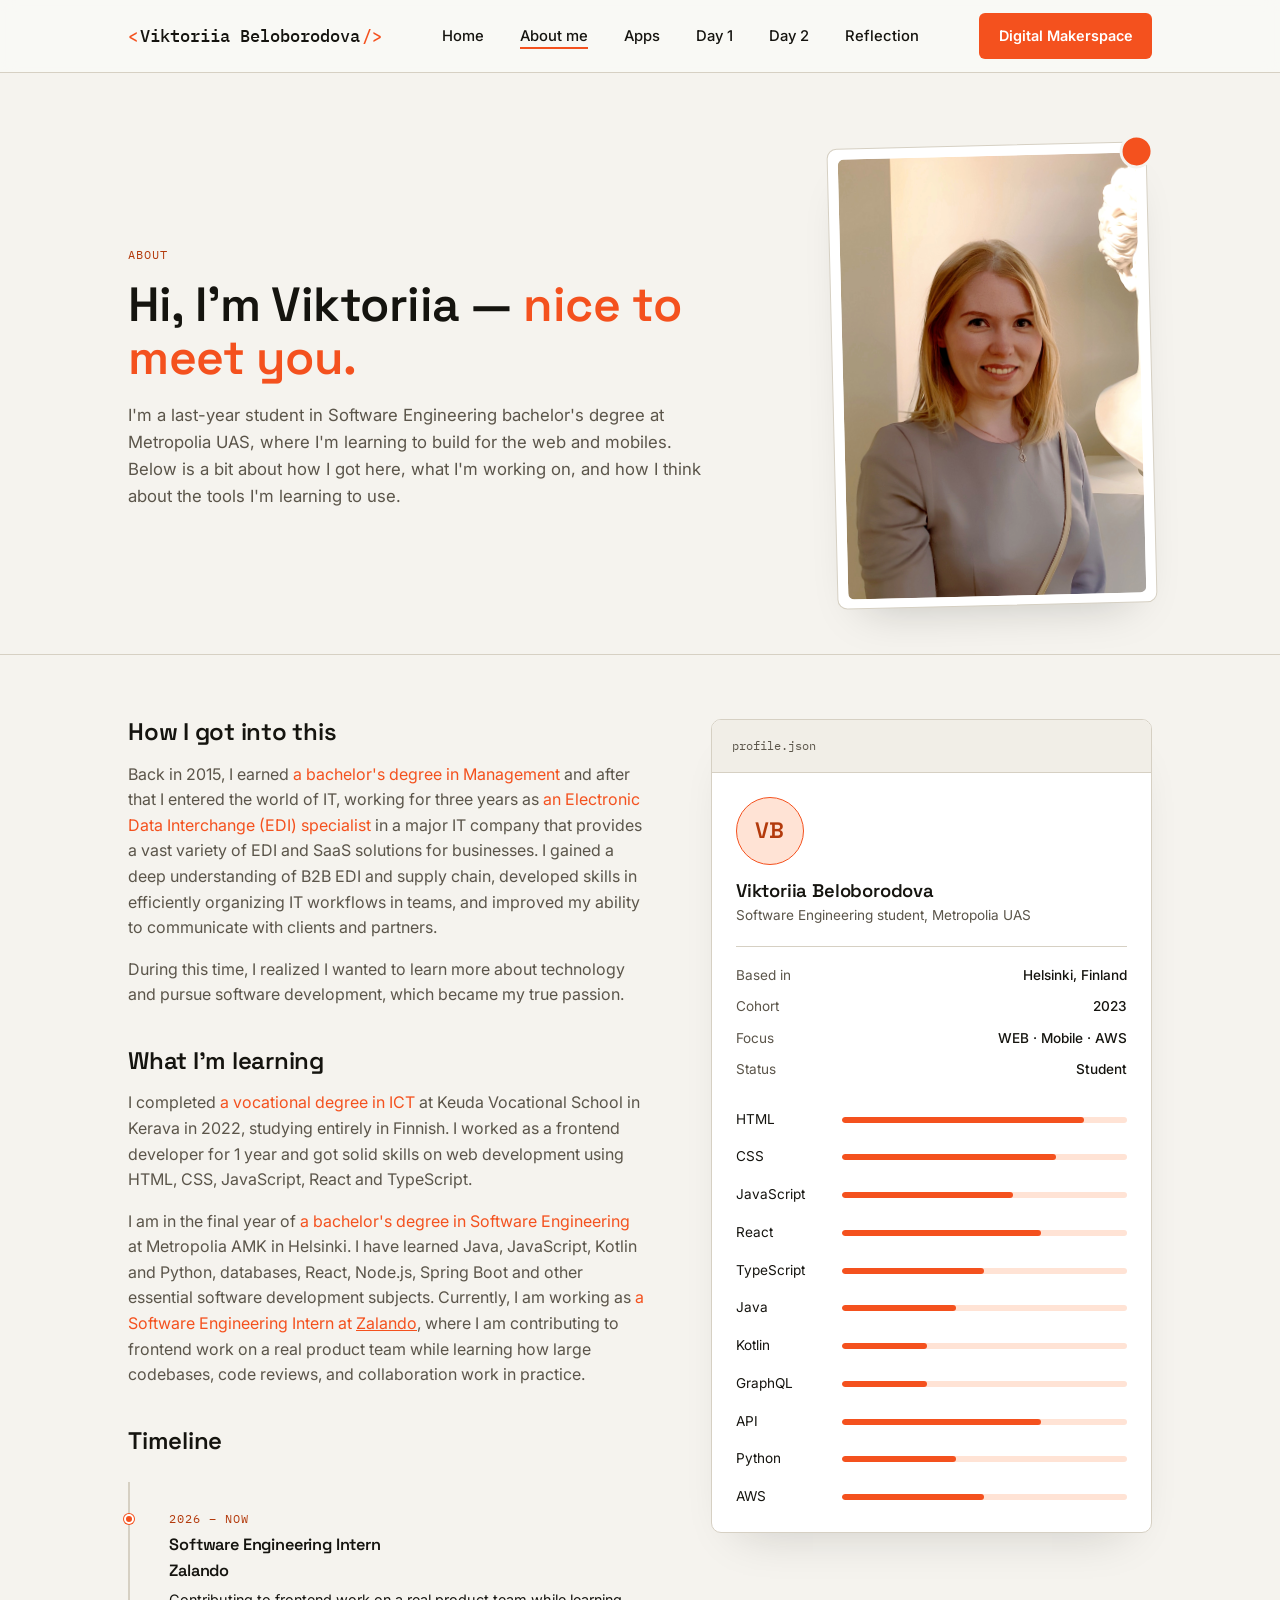
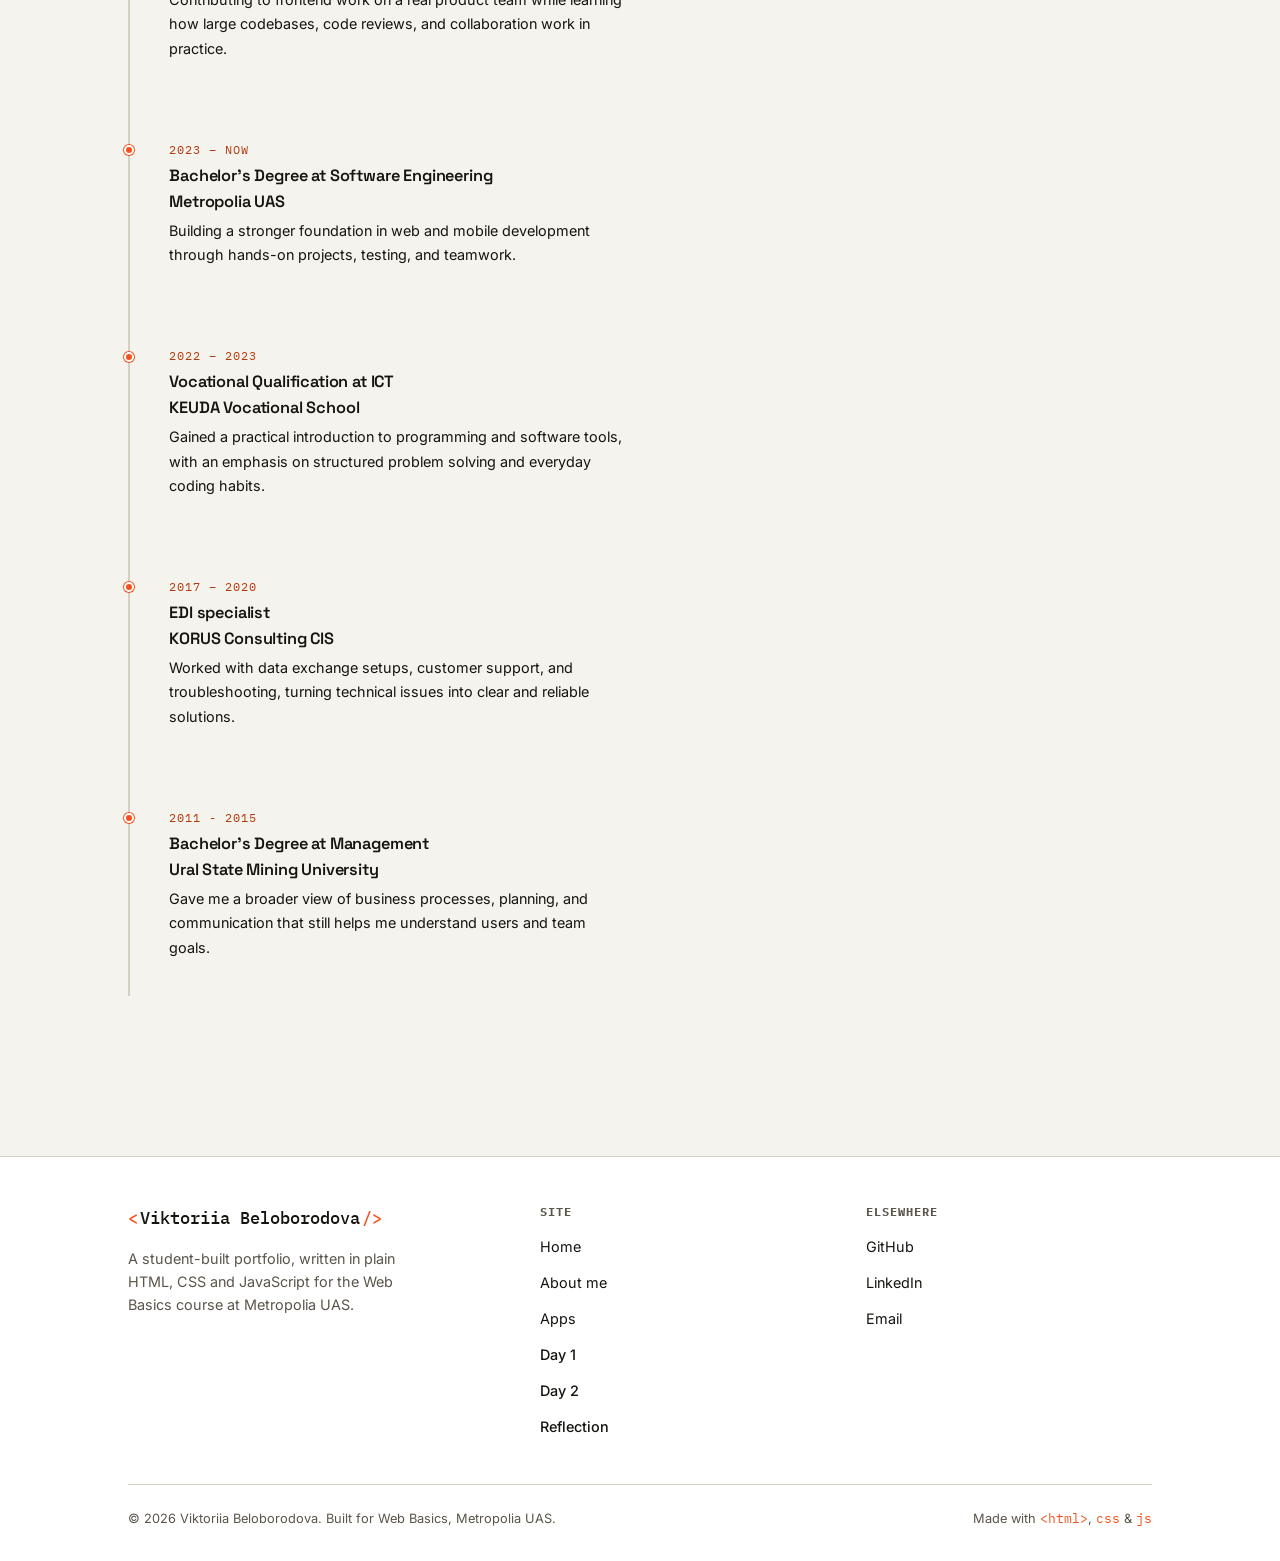
<file: about.html>
<!DOCTYPE html>
<html lang="en">
<head>
  <meta charset="UTF-8" />
  <meta name="viewport" content="width=device-width, initial-scale=1.0" />
  <title>About — Viktoriia Beloborodova</title>
  <meta name="description" content="About Viktoriia Beloborodova, a Web Basics student at Metropolia UAS, plus a reflection on digital makerspaces and data sovereignty." />

   <link rel="preconnect" href="https://fonts.googleapis.com">
  <link rel="preconnect" href="https://fonts.gstatic.com" crossorigin>
  <link href="https://fonts.googleapis.com/css2?family=Space+Grotesk:wght@300..700&family=Inter:wght@400;500;600&family=IBM+Plex+Mono:wght@400;500&display=swap" rel="stylesheet">
  <link rel="icon" href="assets/favicon.svg" type="image/svg+xml">
  
  <link rel="stylesheet" href="css/reset.css" />
  <link rel="stylesheet" href="css/styles.css" />
  <link rel="stylesheet" href="css/header.css" />
  <link rel="stylesheet" href="css/footer.css" />
  <link rel="stylesheet" href="css/about.css" />
</head>
<body>
  <!-- === HEADER === -->
  <header class="site-header">
    <div class="wrap">
      <a href="index.html" class="logo" aria-label="Viktoriia Beloborodova, home">
        <span class="tag">&lt;</span>Viktoriia Beloborodova<span class="tag">/&gt;</span>
      </a>

      <nav class="main-nav" id="main-nav">
        <ul>
          <li><a href="index.html" class="main-nav-link">Home</a></li>
          <li><a href="about.html" class="main-nav-link" aria-current="page">About me</a></li>
          <li><a href="apps.html" class="main-nav-link">Apps</a></li>
          <li><a href="day_1.html" class="main-nav-link">Day 1</a></li>
          <li><a href="day_2.html" class="main-nav-link">Day 2</a></li>
          <li><a href="reflection.html" class="main-nav-link">Reflection</a></li>
        </ul>
        <div class="header-actions">
          <a href="https://ccmjs.github.io/digital-makerspace/?view=home&lang=en" class="btn btn-primary" target="_blank" rel="noopener noreferrer">Digital Makerspace</a>
        </div>
      </nav>
      
      <button class="nav-toggle" id="nav-toggle" aria-expanded="false" aria-controls="main-nav" aria-label="Toggle navigation menu">
        <span></span>
      </button>
    </div>
  </header>
  
  <main>
    <!-- === PAGE HERO === -->
    <section class="page-hero">
      <div class="wrap page-hero-grid">
        <div class="page-hero-copy">
          <span class="eyebrow">About</span>
          <h1>Hi, I'm Viktoriia — <span class="accent">nice to meet you.</span></h1>
          <p>
            I'm a last-year student in Software Engineering bachelor's degree at Metropolia UAS,
            where I'm learning to build for the web and mobiles. Below is a bit about how I got here, 
            what I'm working on, and how I think about the tools I'm learning to use.
          </p>
        </div>

        <div class="hero-photo-frame">
          <img src="assets/profile.jpg" alt="Portrait of Viktoriia Beloborodova" width="360" height="440" />
        </div>
      </div>
    </section>

    <!-- === BIO + PROFILE CARD === -->
    <section class="about-grid">
      <div class="wrap">
        <div class="about-copy">
          <h2>How I got into this</h2>
          <p>
            Back in 2015, I earned <span class="accent">a bachelor's degree in Management</span> and after that I entered the world of IT, working for three years as <span class="accent">an Electronic Data Interchange (EDI) specialist</span> in a major IT company that provides a vast variety of EDI and SaaS solutions for businesses. I gained a deep understanding of B2B EDI and supply chain, developed skills in efficiently organizing IT workflows in teams, and improved my ability to communicate with clients and partners.
          </p>
          <p>
            During this time, I realized I wanted to learn more about technology and pursue software development, which became my true passion.
          </p>

          <h2>What I'm learning</h2>
          <p>I completed <span class="accent">a vocational degree in ICT</span> at Keuda Vocational School in Kerava in 2022, studying entirely in Finnish. I worked as a frontend developer for 1 year and got solid skills on web development using HTML, CSS, JavaScript, React and TypeScript.</p>
          <p>
            I am in the final year of <span class="accent">a bachelor's degree in Software Engineering</span> at Metropolia AMK in Helsinki. I have learned Java, JavaScript, Kotlin and Python, databases, React, Node.js, Spring Boot and other essential software development subjects.
            Currently, I am working as <span class="accent">a Software Engineering Intern at <a href="https://www.zalando.fi/" target="_blank" rel="noopener noreferrer">Zalando</a></span>, where I am contributing to frontend work on a real product team while learning how large codebases, code reviews, and collaboration work in practice.
          </p>

          <h2>Timeline</h2>
          <div class="timeline">
            <div class="timeline-item">
              <span class="eyebrow">2026 – Now</span>
              <h4>Software Engineering Intern</h4>
              <h4>Zalando</h4>
              <p>Contributing to frontend work on a real product team while learning how large codebases, code reviews, and collaboration work in practice.</p>
            </div>
            <div class="timeline-item">
              <span class="eyebrow">2023 – Now</span>
              <h4>Bachelor's Degree at Software Engineering</h4>
              <h4>Metropolia UAS</h4>
              <p>Building a stronger foundation in web and mobile development through hands-on projects, testing, and teamwork.</p>
            </div>
            <div class="timeline-item">
              <span class="eyebrow">2022 – 2023</span>
              <h4>Vocational Qualification at ICT</h4>
              <h4>KEUDA Vocational School</h4>
              <p>Gained a practical introduction to programming and software tools, with an emphasis on structured problem solving and everyday coding habits.</p>
            </div>
            <div class="timeline-item">
              <span class="eyebrow">2017 – 2020</span>
              <h4>EDI specialist</h4>
              <h4>KORUS Consulting CIS</h4>
              <p>Worked with data exchange setups, customer support, and troubleshooting, turning technical issues into clear and reliable solutions.</p>
            </div>
            <div class="timeline-item">
              <span class="eyebrow">2011 - 2015</span>
              <h4>Bachelor's Degree at Management</h4>
              <h4>Ural State Mining University</h4>
              <p>Gave me a broader view of business processes, planning, and communication that still helps me understand users and team goals.</p>
            </div>
          </div>
        </div>

        <aside class="profile-card">
          <div class="profile-card-head">profile.json</div>
          <div class="profile-card-body">
            <div class="profile-avatar">VB</div>
            <h3>Viktoriia Beloborodova</h3>
            <p class="profile-role">Software Engineering student, Metropolia UAS</p>

            <ul class="profile-facts">
              <li><span>Based in</span><span>Helsinki, Finland</span></li>
              <li><span>Cohort</span><span>2023</span></li>
              <li><span>Focus</span><span>WEB · Mobile · AWS</span></li>
              <li><span>Status</span><span>Student</span></li>
            </ul>

            <div class="skills">
              <div class="skill-row">
                <span>HTML</span>
                <div class="skill-track"><div class="skill-fill" style="width: 85%;"></div></div>
              </div>
              <div class="skill-row">
                <span>CSS</span>
                <div class="skill-track"><div class="skill-fill" style="width: 75%;"></div></div>
              </div>
              <div class="skill-row">
                <span>JavaScript</span>
                <div class="skill-track"><div class="skill-fill" style="width: 60%;"></div></div>
              </div>
              <div class="skill-row">
                <span>React</span>
                <div class="skill-track"><div class="skill-fill" style="width: 70%;"></div></div>
              </div>
              <div class="skill-row">
                <span>TypeScript</span>
                <div class="skill-track"><div class="skill-fill" style="width: 50%;"></div></div>
              </div>
              <div class="skill-row">
                <span>Java</span>
                <div class="skill-track"><div class="skill-fill" style="width: 40%;"></div></div>
              </div>
              <div class="skill-row">
                <span>Kotlin</span>
                <div class="skill-track"><div class="skill-fill" style="width: 30%;"></div></div>
              </div>
              <div class="skill-row">
                <span>GraphQL</span>
                <div class="skill-track"><div class="skill-fill" style="width: 30%;"></div></div>
              </div>
              <div class="skill-row">
                <span>API</span>
                <div class="skill-track"><div class="skill-fill" style="width: 70%;"></div></div>
              </div>
              <div class="skill-row">
                <span>Python</span>
                <div class="skill-track"><div class="skill-fill" style="width: 40%;"></div></div>
              </div>
              <div class="skill-row">
                <span>AWS</span>
                <div class="skill-track"><div class="skill-fill" style="width: 50%;"></div></div>
              </div>
            </div>
          </div>
        </aside>
      </div>
    </section>
  </main>

  <!-- === FOOTER === -->
  <footer class="site-footer">
    <div class="wrap">
      <div class="footer-grid">
        <div class="footer-brand">
          <a href="../home/index.html" class="logo">
            <span class="tag">&lt;</span>Viktoriia Beloborodova<span class="tag">/&gt;</span>
          </a>
          <p>A student-built portfolio, written in plain HTML, CSS and JavaScript for the Web Basics course at Metropolia UAS.</p>
        </div>

        <div class="footer-col">
          <h4>Site</h4>
          <ul>
            <li><a href="index.html">Home</a></li>
            <li><a href="about.html">About me</a></li>
            <li><a href="apps.html">Apps</a></li>
            <li><a href="day_1.html" class="main-nav-link">Day 1</a></li>
            <li><a href="day_2.html" class="main-nav-link">Day 2</a></li>
            <li><a href="reflection.html" class="main-nav-link">Reflection</a></li>
          </ul>
        </div>

        <div class="footer-col">
          <h4>Elsewhere</h4>
          <ul>
            <li><a href="https://github.com/" target="_blank" rel="noopener">GitHub</a></li>
            <li><a href="https://linkedin.com/" target="_blank" rel="noopener">LinkedIn</a></li>
            <li><a href="mailto:viktoriia.beloborodova@example.com">Email</a></li>
          </ul>
        </div>
      </div>

      <div class="footer-bottom">
        <span>© <span id="year"></span> Viktoriia Beloborodova. Built for Web Basics, Metropolia UAS.</span>
        <span class="made-with">Made with <span class="tag">&lt;html&gt;</span>, <span class="tag">css</span> &amp; <span class="tag">js</span></span>
      </div>
    </div>
  </footer>

  <script src="js/script.js"></script>
</body>
</html>
</file>
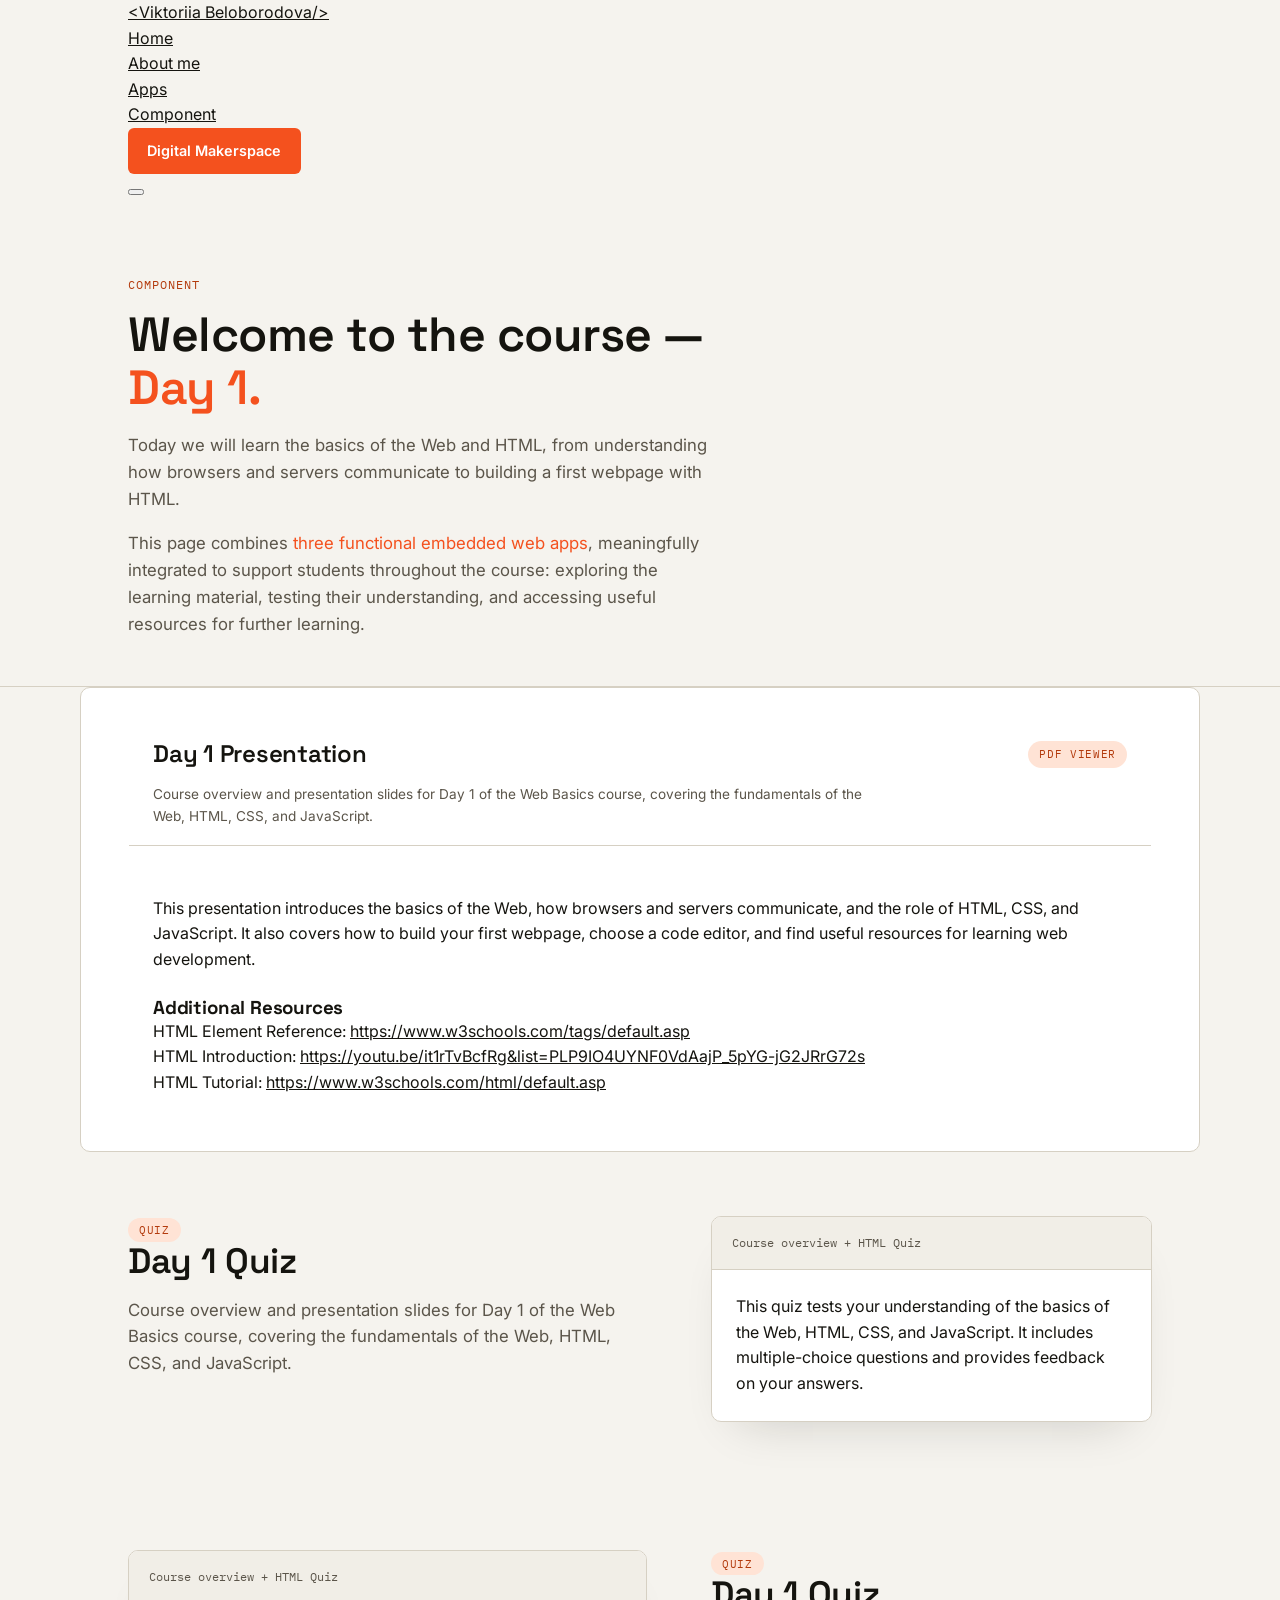
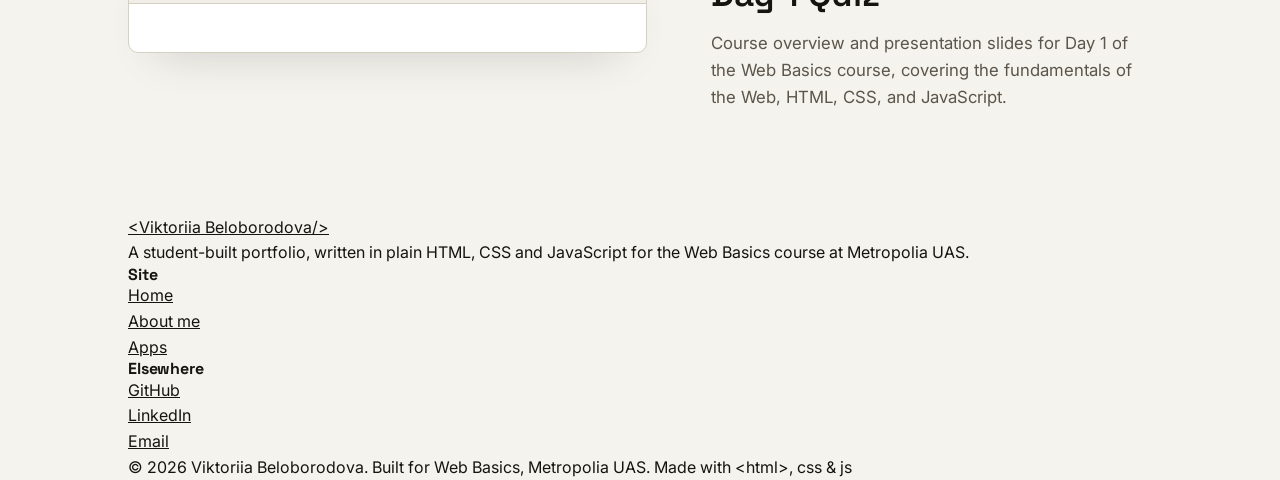
<file: component.html>
<!DOCTYPE html>
<html lang="en">
<head>
  <meta charset="UTF-8" />
  <meta name="viewport" content="width=device-width, initial-scale=1.0" />
  <title>Component — Viktoriia Beloborodova</title>
  <meta name="description"
    content="About Viktoriia Beloborodova, a Web Basics student at Metropolia UAS, plus a reflection on digital makerspaces and data sovereignty." />

  <link rel="preconnect" href="https://fonts.googleapis.com">
  <link rel="preconnect" href="https://fonts.gstatic.com" crossorigin>
  <link
    href="https://fonts.googleapis.com/css2?family=Space+Grotesk:wght@300..700&family=Inter:wght@400;500;600&family=IBM+Plex+Mono:wght@400;500&display=swap"
    rel="stylesheet">
  <link rel="icon" href="assets/favicon.svg" type="image/svg+xml">

  <link rel="stylesheet" href="css/reset.css" />
  <link rel="stylesheet" href="css/styles.css" />
  <link rel="stylesheet" href="css/apps.css" />
</head>

<body>
  <!-- === HEADER === -->
  <header class="site-header">
    <div class="wrap">
      <a href="index.html" class="logo" aria-label="Viktoriia Beloborodova, home">
        <span class="tag">&lt;</span>Viktoriia Beloborodova<span class="tag">/&gt;</span>
      </a>

      <nav class="main-nav" id="main-nav">
        <ul>
          <li><a href="index.html" class="main-nav-link">Home</a></li>
          <li><a href="about.html" class="main-nav-link">About me</a></li>
          <li><a href="apps.html" class="main-nav-link">Apps</a></li>
          <li><a href="component.html" class="main-nav-link" aria-current="page">Component</a></li>
        </ul>
        <div class="header-actions">
          <a href="https://ccmjs.github.io/digital-makerspace/?view=home&lang=en" class="btn btn-primary"
            target="_blank" rel="noopener noreferrer">Digital Makerspace</a>
        </div>
      </nav>

      <button class="nav-toggle" id="nav-toggle" aria-expanded="false" aria-controls="main-nav"
        aria-label="Toggle navigation menu">
        <span></span>
      </button>
    </div>
  </header>

  <main>
    <!-- === PAGE HERO === -->
    <section class="page-hero">
      <div class="wrap page-hero-grid">
        <div class="page-hero-copy">
          <span class="eyebrow">Component</span>
          <h1>Welcome to the course — <span class="accent">Day 1.</span></h1>
          <p>
            Today we will learn the basics of the Web and HTML, from understanding how browsers and servers communicate
            to building a first webpage with HTML.
          </p>
          <p>
            This page combines <span class="accent">three functional embedded web apps</span>, meaningfully integrated
            to support students throughout the course: exploring the learning material, testing their understanding, and
            accessing useful resources for further learning.
          </p>
        </div>
      </div>
    </section>

    <!-- Presentation -->
    <section class="wrap app-card">
      <div class="app-card-head">
        <div>
          <h2>Day 1 Presentation</h2>
          <p>Course overview and presentation slides for Day 1 of the Web Basics course, covering the fundamentals
            of the Web, HTML, CSS, and JavaScript.</p>
        </div>
        <span class="app-tag">PDF Viewer</span>
      </div>
      <div class="app-body">
        <script src='https://ccmjs.github.io/tkless-components/pdf_viewer/ccm.pdf_viewer.min.js'></script>
        <ccm-pdf_viewer
          src='["ccm.get",{"name":"dms2-configs","url":"https://ccm2.inf.h-brs.de"},["pdf_viewer","1786880100046X01320528701472734"]]'></ccm-pdf_viewer>
        <br>
        <p>
          This presentation introduces the basics of the Web, how browsers and servers communicate, and the role of
          HTML, CSS, and JavaScript. It also covers how to build your first webpage, choose a code editor, and find
          useful resources for learning web development.
        </p>

        <br>
        <h3>Additional Resources</h3>
        <p>HTML Element Reference: <a
            href="https://www.w3schools.com/tags/default.asp">https://www.w3schools.com/tags/default.asp</a></p>
        <p>HTML Introduction: <a
            href="https://youtu.be/it1rTvBcfRg&list=PLP9IO4UYNF0VdAajP_5pYG-jG2JRrG72s">https://youtu.be/it1rTvBcfRg&list=PLP9IO4UYNF0VdAajP_5pYG-jG2JRrG72s</a>
        </p>
        <p>HTML Tutorial: <a
            href="https://www.w3schools.com/html/default.asp">https://www.w3schools.com/html/default.asp</a></p>
      </div>
    </section>

    <!-- Quiz  -->
    <section class="about-grid">
      <div class="wrap">
        <div class="section-heading">
          <span class="app-tag">Quiz</span>
          <br>
          <h2>Day 1 Quiz</h2>
          <p>
          Course overview and presentation slides for Day 1 of the Web Basics course, covering the fundamentals of the
          Web, HTML, CSS, and JavaScript.
          </p>
        </div>
        <div class="profile-card">
          <div class="profile-card-head">Course overview + HTML Quiz</div>
          <div class="profile-card-body">
          <script src='https://ccmjs.github.io/akless-components/quiz/ccm.quiz.min.js'></script><ccm-quiz
          src='["ccm.get",{"name":"dms2-configs","url":"https://ccm2.inf.h-brs.de"},["quiz","1786877093743X9529275996803878"]]'></ccm-quiz>
          <p>
          This quiz tests your understanding of the basics of the Web, HTML, CSS, and JavaScript. It includes
          multiple-choice questions and provides feedback on your answers.
          </p>
          </div>
        </div>
      </div>
    </section>

    <!-- Quiz  -->
    <section class="about-grid">
      <div class="wrap">
        <div class="profile-card">
          <div class="profile-card-head">Course overview + HTML Quiz</div>
          <div class="profile-card-body">
          </div>
        </div>
        <div class="section-heading">
          <span class="app-tag">Quiz</span>
          <br>
          <h2>Day 1 Quiz</h2>
          <p>
          Course overview and presentation slides for Day 1 of the Web Basics course, covering the fundamentals of the
          Web, HTML, CSS, and JavaScript.
          </p>
        </div>
      </div>
      <script src='https://ccmjs.github.io/tkless-components/comment/ccm.comment.min.js'></script><ccm-comment src='["ccm.get",{"name":"dms2-configs","url":"https://ccm2.inf.h-brs.de"},["comment","1786890464122X8395945701170214"]]'></ccm-comment>
    </section>
  </main>

  <!-- === FOOTER === -->
  <footer class="site-footer">
    <div class="wrap">
      <div class="footer-grid">
        <div class="footer-brand">
          <a href="../home/index.html" class="logo">
            <span class="tag">&lt;</span>Viktoriia Beloborodova<span class="tag">/&gt;</span>
          </a>
          <p>A student-built portfolio, written in plain HTML, CSS and JavaScript for the Web Basics course at
            Metropolia UAS.</p>
        </div>

        <div class="footer-col">
          <h4>Site</h4>
          <ul>
            <li><a href="index.html">Home</a></li>
            <li><a href="about.html">About me</a></li>
            <li><a href="apps.html">Apps</a></li>
          </ul>
        </div>

        <div class="footer-col">
          <h4>Elsewhere</h4>
          <ul>
            <li><a href="https://github.com/" target="_blank" rel="noopener">GitHub</a></li>
            <li><a href="https://linkedin.com/" target="_blank" rel="noopener">LinkedIn</a></li>
            <li><a href="mailto:viktoriia.beloborodova@example.com">Email</a></li>
          </ul>
        </div>
      </div>

      <div class="footer-bottom">
        <span>© <span id="year"></span> Viktoriia Beloborodova. Built for Web Basics, Metropolia UAS.</span>
        <span class="made-with">Made with <span class="tag">&lt;html&gt;</span>, <span class="tag">css</span> &amp;
          <span class="tag">js</span></span>
      </div>
    </div>
  </footer>

  <script src="js/script.js"></script>
</body>

</html>
</file>
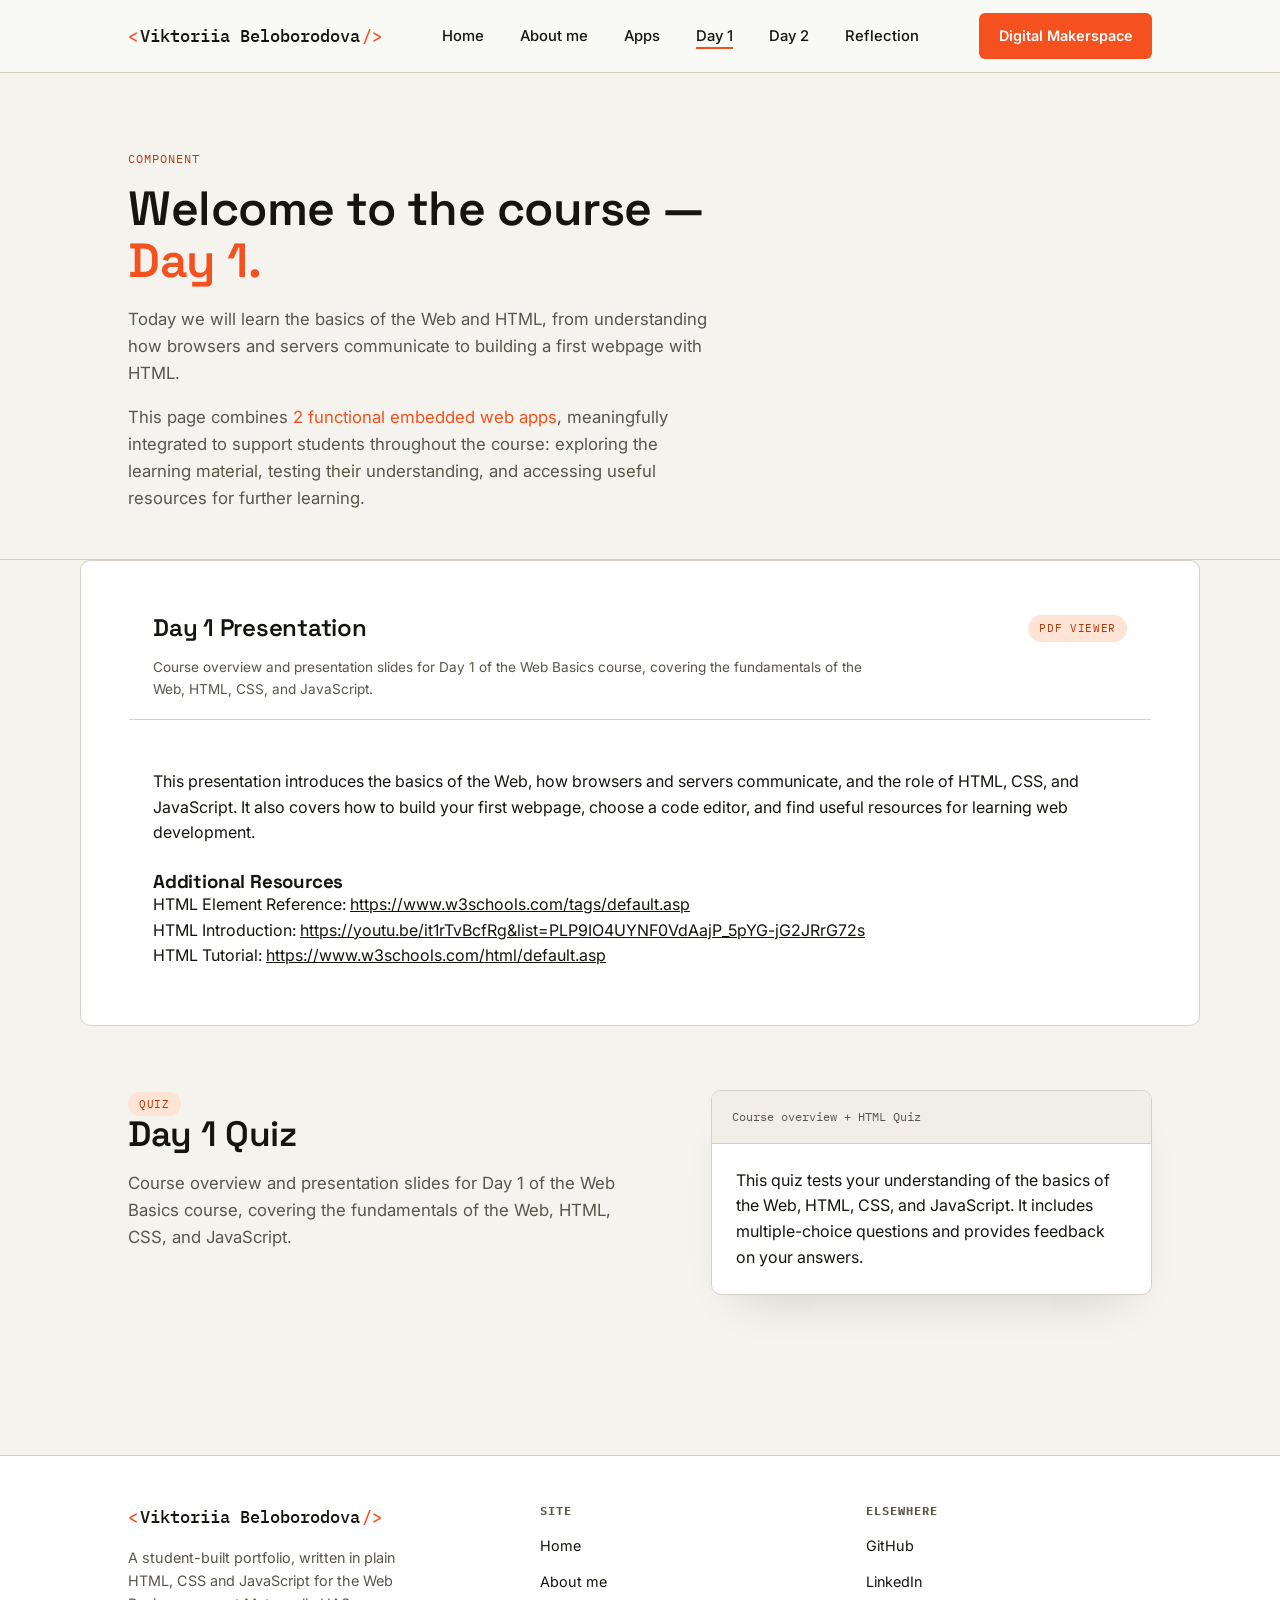
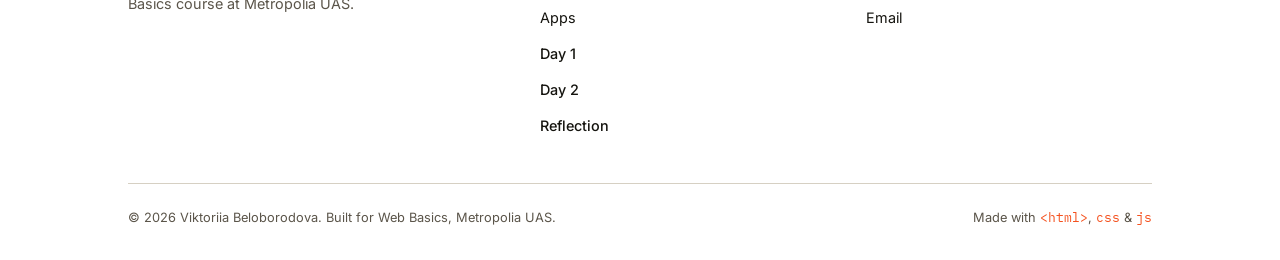
<file: day_1.html>
<!DOCTYPE html>
<html lang="en">
<head>
  <meta charset="UTF-8" />
  <meta name="viewport" content="width=device-width, initial-scale=1.0" />
  <title>Day 1 — Viktoriia Beloborodova</title>
  <meta name="description"
    content="About Viktoriia Beloborodova, a Web Basics student at Metropolia UAS, plus a reflection on digital makerspaces and data sovereignty." />

  <link rel="preconnect" href="https://fonts.googleapis.com">
  <link rel="preconnect" href="https://fonts.gstatic.com" crossorigin>
  <link
    href="https://fonts.googleapis.com/css2?family=Space+Grotesk:wght@300..700&family=Inter:wght@400;500;600&family=IBM+Plex+Mono:wght@400;500&display=swap"
    rel="stylesheet">
  <link rel="icon" href="assets/favicon.svg" type="image/svg+xml">

  <link rel="stylesheet" href="css/reset.css" />
  <link rel="stylesheet" href="css/styles.css" />
  <link rel="stylesheet" href="css/header.css" />
  <link rel="stylesheet" href="css/footer.css" />
  <link rel="stylesheet" href="css/apps.css" />
</head>

<body>
  <!-- === HEADER === -->
  <header class="site-header">
    <div class="wrap">
      <a href="index.html" class="logo" aria-label="Viktoriia Beloborodova, home">
        <span class="tag">&lt;</span>Viktoriia Beloborodova<span class="tag">/&gt;</span>
      </a>

      <nav class="main-nav" id="main-nav">
        <ul>
          <li><a href="index.html" class="main-nav-link">Home</a></li>
          <li><a href="about.html" class="main-nav-link">About me</a></li>
          <li><a href="apps.html" class="main-nav-link">Apps</a></li>
          <li><a href="day_1.html" class="main-nav-link" aria-current="page">Day 1</a></li>
          <li><a href="day_2.html" class="main-nav-link">Day 2</a></li>
          <li><a href="reflection.html" class="main-nav-link">Reflection</a></li>
        </ul>
        <div class="header-actions">
          <a href="https://ccmjs.github.io/digital-makerspace/?view=home&lang=en" class="btn btn-primary"
            target="_blank" rel="noopener noreferrer">Digital Makerspace</a>
        </div>
      </nav>

      <button class="nav-toggle" id="nav-toggle" aria-expanded="false" aria-controls="main-nav"
        aria-label="Toggle navigation menu">
        <span></span>
      </button>
    </div>
  </header>

  <main>
    <!-- === PAGE HERO === -->
    <section class="page-hero">
      <div class="wrap page-hero-grid">
        <div class="page-hero-copy">
          <span class="eyebrow">Component</span>
          <h1>Welcome to the course — <span class="accent">Day 1.</span></h1>
          <p>
            Today we will learn the basics of the Web and HTML, from understanding how browsers and servers communicate
            to building a first webpage with HTML.
          </p>
          <p>
            This page combines <span class="accent">2 functional embedded web apps</span>, meaningfully integrated
            to support students throughout the course: exploring the learning material, testing their understanding, and
            accessing useful resources for further learning.
          </p>
        </div>
      </div>
    </section>

    <!-- Presentation -->
    <section class="wrap app-card">
      <div class="app-card-head">
        <div>
          <h2>Day 1 Presentation</h2>
          <p>Course overview and presentation slides for Day 1 of the Web Basics course, covering the fundamentals
            of the Web, HTML, CSS, and JavaScript.</p>
        </div>
        <span class="app-tag">PDF Viewer</span>
      </div>
      <div class="app-body">
        <script src='https://ccmjs.github.io/tkless-components/pdf_viewer/ccm.pdf_viewer.min.js'></script>
        <ccm-pdf_viewer
          src='["ccm.get",{"name":"dms2-configs","url":"https://ccm2.inf.h-brs.de"},["pdf_viewer","1786880100046X01320528701472734"]]'></ccm-pdf_viewer>
        <br>
        <p>
          This presentation introduces the basics of the Web, how browsers and servers communicate, and the role of
          HTML, CSS, and JavaScript. It also covers how to build your first webpage, choose a code editor, and find
          useful resources for learning web development.
        </p>

        <br>
        <h3>Additional Resources</h3>
        <p>HTML Element Reference: <a
            href="https://www.w3schools.com/tags/default.asp">https://www.w3schools.com/tags/default.asp</a></p>
        <p>HTML Introduction: <a
            href="https://youtu.be/it1rTvBcfRg&list=PLP9IO4UYNF0VdAajP_5pYG-jG2JRrG72s">https://youtu.be/it1rTvBcfRg&list=PLP9IO4UYNF0VdAajP_5pYG-jG2JRrG72s</a>
        </p>
        <p>HTML Tutorial: <a
            href="https://www.w3schools.com/html/default.asp">https://www.w3schools.com/html/default.asp</a></p>
      </div>
    </section>

    <!-- Quiz  -->
    <section class="about-grid">
      <div class="wrap">
        <div class="section-heading">
          <span class="app-tag">Quiz</span>
          <br>
          <h2>Day 1 Quiz</h2>
          <p>
          Course overview and presentation slides for Day 1 of the Web Basics course, covering the fundamentals of the
          Web, HTML, CSS, and JavaScript.
          </p>
        </div>
        <div class="profile-card">
          <div class="profile-card-head">Course overview + HTML Quiz</div>
          <div class="profile-card-body">
          <script src='https://ccmjs.github.io/akless-components/quiz/ccm.quiz.min.js'></script><ccm-quiz
          src='["ccm.get",{"name":"dms2-configs","url":"https://ccm2.inf.h-brs.de"},["quiz","1786877093743X9529275996803878"]]'></ccm-quiz>
          <p>
          This quiz tests your understanding of the basics of the Web, HTML, CSS, and JavaScript. It includes
          multiple-choice questions and provides feedback on your answers.
          </p>
          </div>
        </div>
      </div>
    </section>
  </main>
  
  

  <!-- === FOOTER === -->
  <footer class="site-footer">
    <div class="wrap">
      <div class="footer-grid">
        <div class="footer-brand">
          <a href="../home/index.html" class="logo">
            <span class="tag">&lt;</span>Viktoriia Beloborodova<span class="tag">/&gt;</span>
          </a>
          <p>A student-built portfolio, written in plain HTML, CSS and JavaScript for the Web Basics course at
            Metropolia UAS.</p>
        </div>

        <div class="footer-col">
          <h4>Site</h4>
          <ul>
            <li><a href="index.html">Home</a></li>
            <li><a href="about.html">About me</a></li>
            <li><a href="apps.html">Apps</a></li>
            <li><a href="day_1.html" class="main-nav-link">Day 1</a></li>
            <li><a href="day_2.html" class="main-nav-link">Day 2</a></li>
            <li><a href="reflection.html" class="main-nav-link">Reflection</a></li>
          </ul>
        </div>

        <div class="footer-col">
          <h4>Elsewhere</h4>
          <ul>
            <li><a href="https://github.com/" target="_blank" rel="noopener">GitHub</a></li>
            <li><a href="https://linkedin.com/" target="_blank" rel="noopener">LinkedIn</a></li>
            <li><a href="mailto:viktoriia.beloborodova@example.com">Email</a></li>
          </ul>
        </div>
      </div>

      <div class="footer-bottom">
        <span>© <span id="year"></span> Viktoriia Beloborodova. Built for Web Basics, Metropolia UAS.</span>
        <span class="made-with">Made with <span class="tag">&lt;html&gt;</span>, <span class="tag">css</span> &amp;
          <span class="tag">js</span></span>
      </div>
    </div>
  </footer>
  <script src="js/script.js"></script>
</body>
</html>
</file>
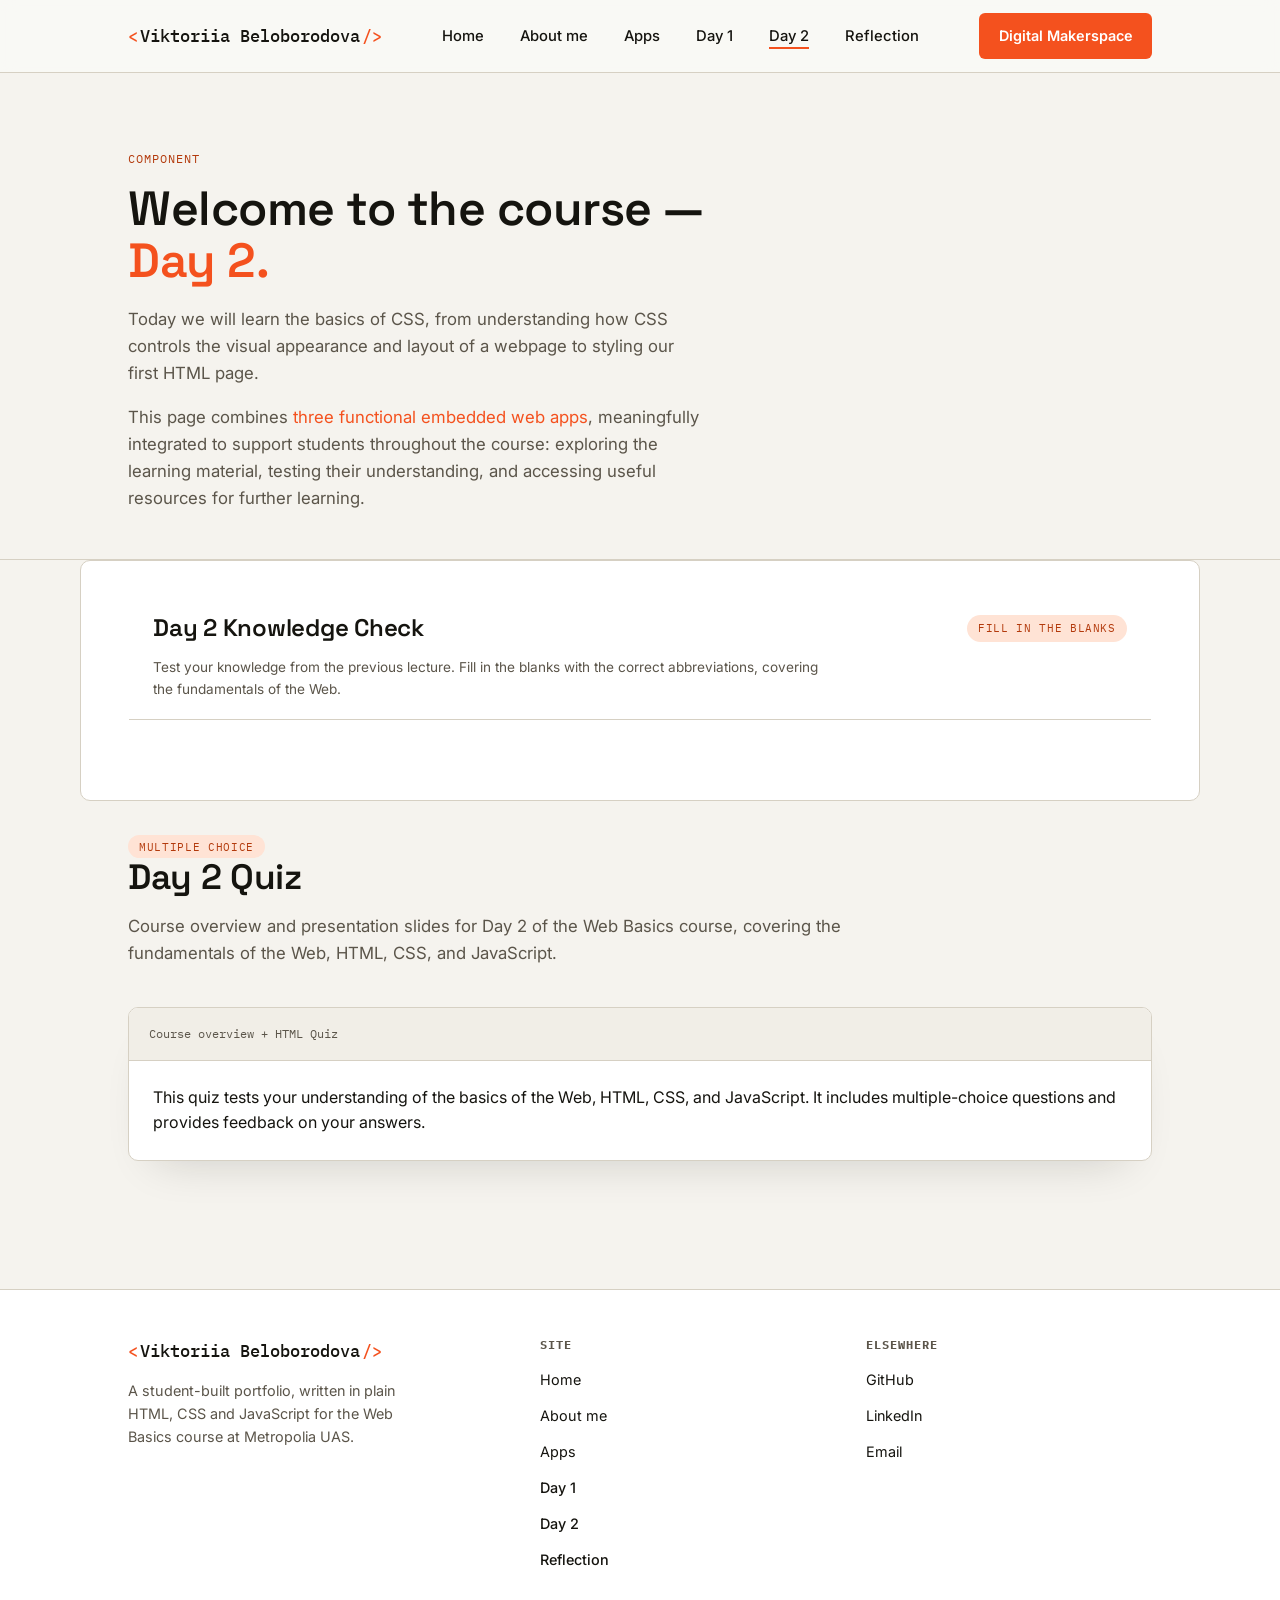
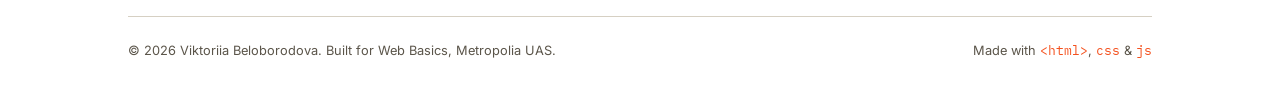
<file: day_2.html>
<!DOCTYPE html>
<html lang="en">
<head>
  <meta charset="UTF-8" />
  <meta name="viewport" content="width=device-width, initial-scale=1.0" />
  <title>Day 2 — Viktoriia Beloborodova</title>
  <meta name="description"
    content="About Viktoriia Beloborodova, a Web Basics student at Metropolia UAS, plus a reflection on digital makerspaces and data sovereignty." />

  <link rel="preconnect" href="https://fonts.googleapis.com">
  <link rel="preconnect" href="https://fonts.gstatic.com" crossorigin>
  <link
    href="https://fonts.googleapis.com/css2?family=Space+Grotesk:wght@300..700&family=Inter:wght@400;500;600&family=IBM+Plex+Mono:wght@400;500&display=swap"
    rel="stylesheet">
  <link rel="icon" href="assets/favicon.svg" type="image/svg+xml">

  <link rel="stylesheet" href="css/reset.css" />
  <link rel="stylesheet" href="css/styles.css" />
  <link rel="stylesheet" href="css/header.css" />
  <link rel="stylesheet" href="css/footer.css" />
  <link rel="stylesheet" href="css/apps.css" />
</head>

<body>
  <!-- === HEADER === -->
  <header class="site-header">
    <div class="wrap">
      <a href="index.html" class="logo" aria-label="Viktoriia Beloborodova, home">
        <span class="tag">&lt;</span>Viktoriia Beloborodova<span class="tag">/&gt;</span>
      </a>

      <nav class="main-nav" id="main-nav">
        <ul>
          <li><a href="index.html" class="main-nav-link">Home</a></li>
          <li><a href="about.html" class="main-nav-link">About me</a></li>
          <li><a href="apps.html" class="main-nav-link">Apps</a></li>
          <li><a href="day_1.html" class="main-nav-link">Day 1</a></li>
          <li><a href="day_2.html" class="main-nav-link" aria-current="page">Day 2</a></li>
          <li><a href="reflection.html" class="main-nav-link">Reflection</a></li>
        </ul>
        <div class="header-actions">
          <a href="https://ccmjs.github.io/digital-makerspace/?view=home&lang=en" class="btn btn-primary"
            target="_blank" rel="noopener noreferrer">Digital Makerspace</a>
        </div>
      </nav>

      <button class="nav-toggle" id="nav-toggle" aria-expanded="false" aria-controls="main-nav"
        aria-label="Toggle navigation menu">
        <span></span>
      </button>
    </div>
  </header>

  <main>
    <!-- === PAGE HERO === -->
    <section class="page-hero">
      <div class="wrap page-hero-grid">
        <div class="page-hero-copy">
          <span class="eyebrow">Component</span>
          <h1>Welcome to the course — <span class="accent">Day 2.</span></h1>
          <p>
            Today we will learn the basics of CSS, from understanding how CSS controls the visual appearance and layout of a webpage to styling our first HTML page.
          </p>
          <p>
            This page combines <span class="accent">three functional embedded web apps</span>, meaningfully integrated
            to support students throughout the course: exploring the learning material, testing their understanding, and
            accessing useful resources for further learning.
          </p>
        </div>
      </div>
    </section>

    <!-- Check quiz -->
    <section class="wrap app-card">
      <div class="app-card-head">
        <div>
          <h2>Day 2 Knowledge Check</h2>
          <p>Test your knowledge from the previous lecture. Fill in the blanks with the correct abbreviations, covering the fundamentals
            of the Web.</p>
        </div>
        <span class="app-tag">Fill in the Blanks</span>
      </div>
      <div class="app-body">
        <script src='https://ccmjs.github.io/akless-components/cloze/ccm.cloze.min.js'></script><ccm-cloze src='["ccm.get",{"name":"dms2-configs","url":"https://ccm2.inf.h-brs.de"},["cloze","1786889944906X3408498295376534"]]'></ccm-cloze>
      </div>
    </section>

    <!-- True/false quiz  -->
    <section>
      <div class="wrap">
        <div class="section-heading">
          <span class="app-tag">Multiple Choice</span>
          <br>
          <h2>Day 2 Quiz</h2>
          <p>
          Course overview and presentation slides for Day 2 of the Web Basics course, covering the fundamentals of the
          Web, HTML, CSS, and JavaScript.
          </p>
        </div>
        <div class="profile-card">
          <div class="profile-card-head">Course overview + HTML Quiz</div>
          <div class="profile-card-body">
          <script src='https://ccmjs.github.io/eild/mc/ccm.mc.min.js'></script><ccm-mc src='["ccm.get",{"name":"dms2-configs","url":"https://ccm2.inf.h-brs.de"},["mc","1786893162783X9403944095104178"]]'></ccm-mc>
          <p>
          This quiz tests your understanding of the basics of the Web, HTML, CSS, and JavaScript. It includes
          multiple-choice questions and provides feedback on your answers.
          </p>
          </div>
        </div>
      </div>
    </section>
  </main>
  
  <!-- === FOOTER === -->
  <footer class="site-footer">
    <div class="wrap">
      <div class="footer-grid">
        <div class="footer-brand">
          <a href="../home/index.html" class="logo">
            <span class="tag">&lt;</span>Viktoriia Beloborodova<span class="tag">/&gt;</span>
          </a>
          <p>A student-built portfolio, written in plain HTML, CSS and JavaScript for the Web Basics course at
            Metropolia UAS.</p>
        </div>

        <div class="footer-col">
          <h4>Site</h4>
          <ul>
            <li><a href="index.html">Home</a></li>
            <li><a href="about.html">About me</a></li>
            <li><a href="apps.html">Apps</a></li>
            <li><a href="day_1.html" class="main-nav-link">Day 1</a></li>
            <li><a href="day_2.html" class="main-nav-link">Day 2</a></li>
            <li><a href="reflection.html" class="main-nav-link">Reflection</a></li>
          </ul>
        </div>

        <div class="footer-col">
          <h4>Elsewhere</h4>
          <ul>
            <li><a href="https://github.com/" target="_blank" rel="noopener">GitHub</a></li>
            <li><a href="https://linkedin.com/" target="_blank" rel="noopener">LinkedIn</a></li>
            <li><a href="mailto:viktoriia.beloborodova@example.com">Email</a></li>
          </ul>
        </div>
      </div>

      <div class="footer-bottom">
        <span>© <span id="year"></span> Viktoriia Beloborodova. Built for Web Basics, Metropolia UAS.</span>
        <span class="made-with">Made with <span class="tag">&lt;html&gt;</span>, <span class="tag">css</span> &amp;
          <span class="tag">js</span></span>
      </div>
    </div>
  </footer>
  <script src="js/script.js"></script>
</body>
</html>
</file>
<file: css/styles.css>
/* === DESIGN TOKENS === */
:root {
  /* Color */
  --color-bg: #f5f3ee;
  --color-bg-alt: #ffffff;
  --color-text: #15140f;
  --color-text-muted: #5b554a;
  --color-line: #d6d0c3;
  --color-orange: #f4511e;
  --color-orange-deep: #b33a0c;
  --color-orange-tint: #ffe3d5;
  /* Type */
  --font-display: "Space Grotesk", "Arial Narrow", sans-serif;
  --font-body: "Inter", -apple-system, BlinkMacSystemFont, sans-serif;
  --font-mono: "IBM Plex Mono", "Courier New", monospace;
  /* Layout */
  --max-width: 1120px;
  --max-width-hero: 1300px;
  --gutter: 3rem;
  --radius: 6px;
}

.btn {
  display: inline-flex;
  align-items: center;
  gap: 0.5rem;
  font-weight: 600;
  font-size: 0.9rem;
  text-decoration: none;
  padding: 0.65rem 1.15rem;
  border-radius: var(--radius);
  border: 1px solid transparent;
  cursor: pointer;
  transition: 0.15s ease;
}
.btn-primary {
  background: var(--color-orange);
  color: #fff !important;
}
.btn-primary:hover {
  background: var(--color-orange-deep);
  transform: translateY(-1px);
}
.btn-ghost {
  border-color: var(--color-line);
  color: var(--color-text);
  background: transparent;
}
.btn-ghost:hover {
  border-color: var(--color-orange);
  color: var(--color-orange-deep);
}

/* === SCROLL TO TOP === */
.scroll-top-btn {
  position: fixed;
  right: 1.25rem;
  bottom: 1.25rem;
  width: 48px;
  height: 48px;
  border: 1px solid var(--color-line);
  border-radius: 50%;
  background: var(--color-bg-alt);
  color: var(--color-text);
  box-shadow: 0 14px 30px rgba(21, 20, 15, 0.18);
  display: grid;
  place-items: center;
  cursor: pointer;
  opacity: 0;
  transform: translateY(10px);
  pointer-events: none;
  transition: 0.2s ease;
  z-index: 60;
}
.scroll-top-btn:hover,
.scroll-top-btn:focus-visible {
  border-color: var(--color-orange);
  background: var(--color-orange-tint);
  outline: none;
}
.scroll-top-btn.is-visible {
  opacity: 1;
  transform: translateY(0);
  pointer-events: auto;
}
section {
  padding: 2rem 0;
}
.hero {
  padding: 4rem 0;
  overflow: hidden;
}
.hero .wrap {
  display: grid;
  grid-template-columns: 1.05fr 0.95fr;
  gap: 4rem;
  align-items: center;
  max-width: var(--max-width-hero);
}
.hero-copy .eyebrow {
  margin-bottom: 1rem;
  display: inline-block;
}
.hero-title {
  font-size: 3.6rem;
  font-weight: 600;
}
.accent {
  color: var(--color-orange);
}
.hero-lede {
  margin-top: 1.5rem;
  max-width: 46ch;
  font-size: 1.1rem;
  color: var(--color-text-muted);
}
.hero-actions {
  display: flex;
  align-items: center;
  gap: 1.25rem;
  margin-top: 2.25rem;
  flex-wrap: wrap;
}
.hero-actions .link-inline {
  font-size: 0.9rem;
  font-weight: 600;
  text-decoration: underline;
  text-decoration-color: var(--color-line);
  text-underline-offset: 4px;
}
.hero-actions .link-inline:hover {
  text-decoration-color: var(--color-orange);
}
.hero-meta {
  display: flex;
  gap: 2rem;
  margin-top: 3rem;
  padding-top: 1.75rem;
  border-top: 1px solid var(--color-line);
}
.hero-meta div {
  display: flex;
  flex-direction: column;
  gap: 0.2rem;
}
.hero-meta strong {
  font-family: var(--font-display);
  font-size: 1.35rem;
}
.hero-meta span {
  font-size: 0.8rem;
  color: var(--color-text-muted);
}
/* --- Signature element: browser-window console mock --- */
.browser-mock {
  background: var(--color-bg-alt);
  border: 1px solid var(--color-line);
  border-radius: 10px;
  box-shadow: 0 30px 60px -30px rgba(21, 20, 15, 0.25);
  overflow: hidden;
  transform: rotate(1.2deg);
}
.browser-chrome {
  display: flex;
  align-items: center;
  gap: 0.6rem;
  padding: 0.7rem 0.9rem;
  border-bottom: 1px solid var(--color-line);
  background: #f1eee7;
}
.browser-dot {
  width: 10px;
  height: 10px;
  border-radius: 50%;
  border: 1.5px solid var(--color-text);
  background: transparent;
}
.browser-dot.filled {
  background: var(--color-orange);
  border-color: var(--color-orange);
}
.browser-address {
  margin-left: 0.5rem;
  flex: 1;
  font-family: var(--font-mono);
  font-size: 0.75rem;
  color: var(--color-text-muted);
  background: var(--color-bg);
  border: 1px solid var(--color-line);
  border-radius: 20px;
  padding: 0.3rem 0.8rem;
}
.browser-body {
  padding: 1.4rem 1.5rem 1.6rem;
  font-family: var(--font-mono);
  font-size: 0.85rem;
  background: #17160f;
  color: #f1ede2;
  min-height: 260px;
}
.browser-body .line {
  display: block;
  white-space: pre-wrap;
  margin-bottom: 0.35rem;
}
.browser-body .tag {
  color: #ff8a56;
}
.browser-body .attr {
  color: #f2c265;
}
.browser-body .str {
  color: #9fd9a4;
}
.browser-body .comment {
  color: #8b8778;
}
.browser-body .cursor {
  display: inline-block;
  width: 7px;
  height: 1em;
  background: var(--color-orange);
  vertical-align: text-bottom;
  margin-left: 2px;
  animation: blink 1s step-end infinite;
}
@keyframes blink {
  50% {
    opacity: 0;
  }
}

/* === RESPONSIVE === */
@media (max-width: 860px) {
  .hero .wrap {
    grid-template-columns: 1fr;
  }
  .browser-mock {
    transform: none;
  }
}

/* === INNER PAGE HERO (About / Apps) === */
.page-hero {
  padding-block: 4.5rem 3rem;
  border-bottom: 1px solid var(--color-line);
}
.page-hero .eyebrow {
  margin-bottom: 0.9rem;
  display: inline-block;
}
.page-hero h1 {
  font-size: 3rem;
  font-weight: 600;
  max-width: 20ch;
}
.page-hero p {
  margin-top: 1.1rem;
  max-width: 56ch;
  font-size: 1.05rem;
  color: var(--color-text-muted);
}
.page-hero-grid {
  display: grid;
  grid-template-columns: 1.2fr 0.8fr;
  gap: 3.5rem;
  align-items: center;
}
.hero-photo-frame {
  position: relative;
  justify-self: end;
  width: min(100%, 320px);
  border: 1px solid var(--color-line);
  background: var(--color-bg-alt);
  border-radius: 10px;
  padding: 0.6rem;
  box-shadow: 0 24px 48px -28px rgba(21, 20, 15, 0.25);
  transform: rotate(-1.4deg);
}
.hero-photo-frame::before {
  content: "";
  position: absolute;
  top: -8px;
  right: -8px;
  width: 34px;
  height: 34px;
  background: var(--color-orange);
  border-radius: 50%;
  border: 3px solid var(--color-bg);
  z-index: 1;
}
.hero-photo-frame img {
  width: 100%;
  aspect-ratio: 4 / 5;
  object-fit: cover;
  border-radius: 6px;
  display: block;
  background: var(--color-orange-tint);
}
@media (max-width: 860px) {
  .page-hero-grid {
    grid-template-columns: 1fr;
  }
  .hero-photo-frame {
    justify-self: start;
    transform: none;
    width: min(100%, 240px);
  }
}

/* === ABOUT PAGE === */
.about-grid {
  padding-block: 4rem;
}
.about-grid .wrap {
  display: grid;
  grid-template-columns: 1fr 0.85fr;
  gap: 4rem;
  align-items: start;
}
h2 {
  font-size: 1.5rem;
  font-weight: 600;
  margin-bottom: 1rem;
}
.about-copy p + h2 {
  margin-top: 2.5rem;
}
.about-copy p {
  color: var(--color-text-muted);
  max-width: 62ch;
}
.about-copy p + p {
  margin-top: 1rem;
}
/* Profile card: reuses the "object literal" motif from the hero */
.profile-card {
  background: var(--color-bg-alt);
  border: 1px solid var(--color-line);
  border-radius: 10px;
  overflow: hidden;
  box-shadow: 0 24px 48px -28px rgba(21, 20, 15, 0.2);
}
.profile-card-head {
  padding: 1rem 1.25rem;
  border-bottom: 1px solid var(--color-line);
  background: #f1eee7;
  font-family: var(--font-mono);
  font-size: 0.78rem;
  color: var(--color-text-muted);
}
.profile-card-body {
  padding: 1.5rem;
}
.profile-avatar {
  width: 68px;
  height: 68px;
  border-radius: 50%;
  background: var(--color-orange-tint);
  border: 1.5px solid var(--color-orange);
  color: var(--color-orange-deep);
  font-family: var(--font-display);
  font-weight: 600;
  font-size: 1.4rem;
  display: grid;
  place-items: center;
  margin-bottom: 1rem;
}
.profile-card h3 {
  font-size: 1.15rem;
  font-weight: 600;
}
.profile-role {
  font-size: 0.85rem;
  color: var(--color-text-muted);
  margin-top: 0.2rem;
}
.profile-facts {
  margin-top: 1.25rem;
  padding-top: 1.1rem;
  border-top: 1px solid var(--color-line);
  display: flex;
  flex-direction: column;
  gap: 0.6rem;
}
.profile-facts li {
  display: flex;
  justify-content: space-between;
  font-size: 0.85rem;
}
.profile-facts span:first-child {
  color: var(--color-text-muted);
}
.profile-facts span:last-child {
  font-weight: 500;
  text-align: right;
}
/* Skills */
.skills {
  margin-top: 1.75rem;
  display: flex;
  flex-direction: column;
  gap: 1rem;
}
.skill-row {
  display: grid;
  grid-template-columns: 90px 1fr;
  align-items: center;
  gap: 1rem;
  font-size: 0.85rem;
}
.skill-track {
  height: 6px;
  border-radius: 4px;
  background: var(--color-orange-tint);
  overflow: hidden;
}
.skill-fill {
  height: 100%;
  background: var(--color-orange);
  border-radius: 4px;
}
/* Timeline */
.timeline {
  margin-top: 1.75rem;
  border-left: 2px solid var(--color-line);
  padding-left: 1.2rem;
  display: flex;
  flex-direction: column;
  gap: 1rem;
}
.timeline-item {
  position: relative;
}
.timeline-item::before {
  content: "";
  position: absolute;
  left: -1.56rem;
  top: 2rem;
  width: 10px;
  height: 10px;
  border-radius: 50%;
  background: var(--color-orange);
  border: 2px solid var(--color-bg-alt);
  box-shadow: 0 0 0 1px var(--color-orange);
}
.timeline-item .eyebrow {
  margin-bottom: 0.9rem;
}
.timeline-item h4 {
  font-family: var(--font-display);
  font-size: 1.02rem;
  font-weight: 600;
  margin-bottom: 0.5rem;
}
.timeline-item p {
  font-size: 0.9rem;
  color: var(--color-text-muted);
}
/* Reflection */
.reflection {
  background: var(--color-bg-alt);
  border-top: 1px solid var(--color-line);
  border-bottom: 1px solid var(--color-line);
  padding-block: 5rem;
}
.reflection .wrap {
  display: grid;
  grid-template-columns: 0.7fr 1.3fr;
  gap: 4rem;
}
.reflection-heading .eyebrow {
  margin-bottom: 0.9rem;
  display: inline-block;
}
.reflection-heading h2 {
  font-size: 2.1rem;
  font-weight: 600;
  max-width: 16ch;
}
.reflection-body p {
  color: var(--color-text-muted);
  max-width: 68ch;
}
.reflection-body p + p, .reflection-body h3 {
  margin-top: 1.1rem;
}
.reflection-body strong {
  color: var(--color-text);
  font-weight: 600;
}
.pull-quote {
  margin: 1.75rem 0;
  padding-left: 1.25rem;
  border-left: 3px solid var(--color-orange);
  font-family: var(--font-display);
  font-size: 1.15rem;
  font-weight: 500;
  max-width: 52ch;
  color: var(--color-text);
}

/* === APPS PAGE === */
.apps-grid {
  padding-block: 4rem 6rem;
}
.apps-grid .wrap {
  display: grid;
  grid-template-columns: repeat(2, 1fr);
  gap: 1.75rem;
}
.app-card {
  background: var(--color-bg-alt);
  border: 1px solid var(--color-line);
  border-radius: 10px;
  overflow: hidden;
  display: flex;
  flex-direction: column;
}
.app-card:first-child {
  grid-column: 1 / -1;
}
.app-card-head {
  display: flex;
  align-items: flex-start;
  justify-content: space-between;
  gap: 1rem;
  padding: 1.35rem 1.5rem 1.1rem;
  border-bottom: 1px solid var(--color-line);
}
.app-card-head h3 {
  font-size: 1.1rem;
  font-weight: 600;
}
.app-card-head p {
  margin-top: 0.35rem;
  font-size: 0.85rem;
  color: var(--color-text-muted);
  max-width: 85%;
}
.app-tag {
  font-family: var(--font-mono);
  font-size: 0.68rem;
  text-transform: uppercase;
  letter-spacing: 0.06em;
  color: var(--color-orange-deep);
  background: var(--color-orange-tint);
  border-radius: 20px;
  padding: 0.3rem 0.7rem;
  white-space: nowrap;
}
.app-body {
  padding: 1.5rem;
  flex: 1;
}
/* --- Focus timer widget --- */
.timer-widget {
  display: flex;
  align-items: center;
  gap: 3rem;
  flex-wrap: wrap;
}
.timer-face {
  width: 150px;
  height: 150px;
  border-radius: 50%;
  border: 6px solid var(--color-orange-tint);
  display: grid;
  place-items: center;
  position: relative;
  flex-shrink: 0;
}
.timer-ring {
  position: absolute;
  inset: -6px;
  border-radius: 50%;
}
.timer-time {
  font-family: var(--font-display);
  font-size: 2rem;
  font-weight: 600;
  z-index: 1;
}
.timer-controls {
  display: flex;
  flex-direction: column;
  gap: 0.9rem;
  min-width: 220px;
}
.timer-modes {
  display: flex;
  gap: 0.5rem;
}
.mode-btn {
  flex: 1;
  border: 1px solid var(--color-line);
  background: var(--color-bg);
  border-radius: var(--radius);
  padding: 0.5rem 0.4rem;
  font-size: 0.78rem;
  font-weight: 600;
  cursor: pointer;
  color: var(--color-text-muted);
}
.mode-btn.active {
  border-color: var(--color-orange);
  color: var(--color-orange-deep);
  background: var(--color-orange-tint);
}
.timer-actions {
  display: flex;
  gap: 0.6rem;
}
.timer-actions .btn {
  padding: 0.55rem 1rem;
  font-size: 0.85rem;
}
.timer-status {
  font-size: 0.8rem;
  color: var(--color-text-muted);
  font-family: var(--font-mono);
}
/* --- Unit converter widget --- */
.converter-widget .field-row {
  display: grid;
  grid-template-columns: 1fr 1fr;
  gap: 1rem;
}
.field {
  display: flex;
  flex-direction: column;
  gap: 0.4rem;
}
.field label {
  font-size: 0.75rem;
  font-family: var(--font-mono);
  text-transform: uppercase;
  letter-spacing: 0.05em;
  color: var(--color-text-muted);
}
.field input,
.field select {
  border: 1px solid var(--color-line);
  border-radius: var(--radius);
  padding: 0.65rem 0.8rem;
  font-size: 0.95rem;
  font-family: var(--font-mono);
  background: var(--color-bg);
  color: var(--color-text);
}
.converter-results {
  margin-top: 1.25rem;
  display: grid;
  grid-template-columns: repeat(3, 1fr);
  gap: 0.75rem;
}
.result-chip {
  border: 1px solid var(--color-line);
  border-radius: var(--radius);
  padding: 0.7rem 0.6rem;
  text-align: center;
}
.result-chip span {
  display: block;
}
.result-chip .val {
  font-family: var(--font-mono);
  font-weight: 600;
  font-size: 1.05rem;
}
.result-chip .unit {
  font-size: 0.7rem;
  color: var(--color-text-muted);
  text-transform: uppercase;
  letter-spacing: 0.05em;
  margin-top: 0.2rem;
}
/* --- Palette generator widget --- */
.palette-widget .btn {
  width: 100%;
  justify-content: center;
}
.palette-swatches {
  margin-top: 1.1rem;
  display: grid;
  grid-template-columns: repeat(5, 1fr);
  gap: 0.5rem;
}
.swatch {
  border: none;
  border-radius: var(--radius);
  height: 64px;
  cursor: pointer;
  position: relative;
  display: flex;
  align-items: flex-end;
  justify-content: center;
  padding-bottom: 0.4rem;
  transition: transform 0.15s ease;
}
.swatch:hover {
  transform: translateY(-3px);
}
.swatch .hex {
  font-family: var(--font-mono);
  font-size: 0.62rem;
  background: rgba(255, 255, 255, 0.85);
  padding: 0.1rem 0.35rem;
  border-radius: 4px;
  opacity: 0;
  transition: opacity 0.15s ease;
}
.swatch:hover .hex,
.swatch:focus-visible .hex {
  opacity: 1;
}
.palette-note {
  margin-top: 0.9rem;
  font-size: 0.78rem;
  color: var(--color-text-muted);
}
.palette-note .copied {
  color: var(--color-orange-deep);
  font-weight: 600;
}

/* === RESPONSIVE — inner pages === */
@media (max-width: 860px) {
  .about-grid .wrap,
  .reflection .wrap {
    grid-template-columns: 1fr;
  }
  .apps-grid .wrap {
    grid-template-columns: 1fr;
  }
  .app-card:first-child {
    grid-column: auto;
  }
  .converter-results {
    grid-template-columns: 1fr 1fr;
  }
  .palette-swatches {
    grid-template-columns: repeat(3, 1fr);
  }
  .timer-widget {
    justify-content: center;
    text-align: center;
  }
  .timer-controls {
    align-items: center;
  }
}

/* === COURSE OVERVIEW === */
.course-overview {
  padding-block: 5rem;
  background: var(--color-bg-alt);
  border-top: 1px solid var(--color-line);
  border-bottom: 1px solid var(--color-line);
}
.section-heading {
  max-width: 720px;
  margin-bottom: 2.5rem;
}
.section-heading .eyebrow {
  display: inline-block;
  margin-bottom: 0.75rem;
}
.section-heading h2 {
  font-size: 2.2rem;
  font-weight: 600;
}
.section-heading p {
  margin-top: 0.8rem;
  color: var(--color-text-muted);
  font-size: 1.05rem;
}
.course-table-wrap {
  overflow-x: auto;
}
.course-table {
  width: 100%;
  border-collapse: collapse;
  font-size: 0.95rem;
}
.course-table th {
  padding: 0.85rem 1rem;
  text-align: left;
  background: var(--color-orange);
  color: #fff;
  font-weight: 600;
}
.course-table td {
  padding: 0.85rem 1rem;
  border-bottom: 1px solid var(--color-line);
  border-left: 1px solid var(--color-line);
}
.course-table td:last-child {
  border-right: 1px solid var(--color-line);
}
.course-table tbody tr:first-child td {
  border-top: 1px solid var(--color-line);
}
.course-table tbody tr:hover {
  background: var(--color-orange-tint);
}
.course-goal {
  margin-top: 1.75rem;
  font-size: 1rem;
  color: var(--color-text-muted);
}
.course-goal strong {
  color: var(--color-text);
}

/* === OPEN WEB STANDARDS === */
.web-standards {
  padding-block: 5rem;
}
.standards-grid {
  display: grid;
  grid-template-columns: repeat(3, 1fr);
  gap: 1.5rem;
}
.standard-card {
  display: grid;
  grid-template-columns: 90px 1fr;
  gap: 1.25rem;
  padding: 1.5rem;
  background: var(--color-bg-alt);
  border: 1px solid var(--color-line);
  border-radius: 10px;
}
.standard-icon {
  width: 76px;
  height: 76px;
  display: block;
  object-fit: contain;
  border-radius: 8px;
  background: transparent;
}
.standard-card h3 {
  font-size: 1.25rem;
  font-weight: 600;
}
.standard-title {
  margin-top: 0.2rem;
  font-weight: 600;
  color: var(--color-text-muted);
}
.standard-card ul {
  margin-top: 0.75rem;
  color: var(--color-text-muted);
  font-size: 0.88rem;
}
.standard-card li + li {
  margin-top: 0.35rem;
}

/* === COURSE RESPONSIVE === */
@media (max-width: 860px) {
  .standards-grid {
    grid-template-columns: 1fr;
  }
  .standard-card {
    grid-template-columns: 80px 1fr;
  }
}
@media (max-width: 600px) {
  .course-overview,
  .web-standards {
    padding-block: 3.5rem;
  }
  .section-heading h2 {
    font-size: 1.8rem;
  }
  .course-table {
    min-width: 680px;
  }
  .standard-card {
    grid-template-columns: 1fr;
  }
}
</file>
<file: css/header.css>
.site-header {
  position: sticky;
  top: 0;
  z-index: 100;
  background: rgba(250, 249, 246, 0.85);
  backdrop-filter: blur(8px);
  border-bottom: 1px solid var(--color-line);
}
.site-header .wrap {
  display: flex;
  align-items: center;
  justify-content: space-between;
  height: 72px;
}
.logo {
  font-family: var(--font-mono);
  font-size: 1.05rem;
  font-weight: 500;
  text-decoration: none;
  color: var(--color-text);
  display: inline-flex;
  align-items: baseline;
  gap: 2px;
  z-index: 101;
}
.logo .tag {
  color: var(--color-orange);
}
.nav-toggle {
  display: none;
  background: none;
  border: 1px solid var(--color-line);
  border-radius: var(--radius);
  width: 40px;
  height: 40px;
  cursor: pointer;
  align-items: center;
  justify-content: center;
}
.nav-toggle span,
.nav-toggle span::before,
.nav-toggle span::after {
  content: "";
  display: block;
  width: 18px;
  height: 2px;
  background: var(--color-text);
  position: relative;
  transition: transform 0.2s ease, opacity 0.2s ease;
}
.nav-toggle span::before {
  position: absolute;
  top: -6px;
}
.nav-toggle span::after {
  position: absolute;
  top: 6px;
}
.main-nav {
  display: contents;
}
.main-nav ul {
  display: flex;
  gap: 2.25rem;
}
.main-nav-link {
  text-decoration: none;
  font-size: 0.925rem;
  font-weight: 500;
  color: var(--color-text);
  position: relative;
  padding-bottom: 4px;
}
.main-nav-link::after {
  content: "";
  position: absolute;
  left: 0;
  bottom: 0;
  width: 0;
  height: 2px;
  background: var(--color-orange);
  transition: width 0.2s ease;
}
.main-nav-link:hover::after,
.main-nav-link:focus-visible::after,
.main-nav-link[aria-current="page"]::after {
  width: 100%;
}
.header-actions {
  display: flex;
  align-items: center;
  gap: 1.5rem;
}

.nav-open .nav-toggle span {
  background: transparent;
}
.nav-open .nav-toggle span::before {
  transform: rotate(45deg);
  top: 0;
}
.nav-open .nav-toggle span::after {
  transform: rotate(-45deg);
  top: 0;
}

@media (max-width: 860px) {
  .nav-open {
    overflow: hidden;
  }
  .site-header {
    position: relative;
    z-index: 100;
  }
  .main-nav {
    display: block;
    position: fixed;
    left: auto;
    right: -100%;
    width: 100%;
    top: 72px;
    background: var(--color-bg);
    padding: 2rem var(--gutter);
    transition: right 0.25s ease;
    z-index: 10;
    box-sizing: border-box;
    border-bottom: 2px solid var(--color-orange);
  }
  .main-nav.open {
    right: 0;
  }
  .main-nav ul {
    flex-direction: column;
    gap: 1rem;
    margin-bottom: 1.5rem;
  }
  .main-nav a {
    font-size: 1.1rem;
  }
  .nav-toggle {
    display: inline-flex;
    z-index: 101;
  }
}
</file>
<file: css/footer.css>
.site-footer {
  border-top: 1px solid var(--color-line);
  margin-top: 6rem;
  padding-block: 3rem 2rem;
  background: var(--color-bg-alt);
}
.footer-grid {
  display: grid;
  grid-template-columns: 1.3fr 1fr 1fr;
  gap: 2.5rem;
}
.footer-brand .logo {
  margin-bottom: 0.9rem;
}
.footer-brand p {
  color: var(--color-text-muted);
  max-width: 32ch;
  font-size: 0.9rem;
}
.footer-col h4 {
  font-family: var(--font-mono);
  font-size: 0.75rem;
  text-transform: uppercase;
  letter-spacing: 0.08em;
  color: var(--color-text-muted);
  margin-bottom: 1rem;
}
.footer-col ul {
  display: flex;
  flex-direction: column;
  gap: 0.65rem;
}
.footer-col a {
  text-decoration: none;
  font-size: 0.9rem;
}
.footer-col a:hover {
  color: var(--color-orange-deep);
}
.footer-bottom {
  margin-top: 2.75rem;
  padding-top: 1.5rem;
  border-top: 1px solid var(--color-line);
  display: flex;
  justify-content: space-between;
  align-items: center;
  flex-wrap: wrap;
  gap: 1rem;
  font-size: 0.8rem;
  color: var(--color-text-muted);
}
.footer-bottom .made-with .tag {
  color: var(--color-orange);
  font-family: var(--font-mono);
}

@media (max-width: 860px) {
  .footer-grid {
    grid-template-columns: 1fr;
    gap: 2rem;
  }
}
</file>
<file: css/about.css>
/* ============================================================
  DESIGN TOKENS
  ============================================================ */
:root {
  /* Color */
  --color-bg: #f5f3ee;
  --color-bg-alt: #ffffff;
  --color-text: #15140f;
  --color-text-muted: #5b554a;
  --color-line: #d6d0c3;
  --color-orange: #f4511e;
  --color-orange-deep: #b33a0c;
  --color-orange-tint: #ffe3d5;

  /* Type */
  --font-display: "Space Grotesk", "Arial Narrow", sans-serif;
  --font-body: "Inter", -apple-system, BlinkMacSystemFont, sans-serif;
  --font-mono: "IBM Plex Mono", "Courier New", monospace;

  /* Layout */
  --max-width: 1120px;
  --max-width-hero: 1300px;
  --gutter: 3rem;
  --radius: 6px;
}

.hero {
  padding: 3.5rem 0 1.5rem;
}

.hero-grid {
  display: grid;
  grid-template-columns: 1.15fr 0.85fr;
  gap: 1.2rem;
  align-items: stretch;
}

.card {
  background: var(--surface);
  border: 1px solid var(--line);
  border-radius: var(--radius-xl);
  box-shadow: var(--shadow);
}

.hero-copy {
  padding: clamp(1.5rem, 4vw, 3rem);
  border-top: 6px solid var(--accent-2);
  position: relative;
  overflow: hidden;
}

.hero-copy::before {
  content: "";
  position: absolute;
  width: 260px;
  height: 260px;
  border-radius: 50%;
  background: radial-gradient(circle, rgba(0, 61, 113, 0.1) 0%, transparent 70%);
  top: -100px;
  right: -90px;
}

.kicker {
  display: inline-flex;
  align-items: center;
  padding: 0.5rem 0.75rem;
  border-radius: 999px;
  font-size: 0.8rem;
  font-weight: 500;
  letter-spacing: 0.08em;
  text-transform: uppercase;
  color: var(--accent-2);
  background: rgba(0, 61, 113, 0.07);
  border: 1px solid rgba(0, 61, 113, 0.12);
  margin: 0 0 1rem;
}

.hero h1,
.section-head h2,
.contact-card h2 {
  margin: 0;
  line-height: 0.98;
  letter-spacing: -0.04em;
  font-size: clamp(2.4rem, 5vw, 4.7rem);
}

.hero h1 {
  max-width: 10.5ch;
}

.lead {
  font-size: 1.08rem;
  color: var(--muted);
  line-height: 1.75;
  max-width: 62ch;
  margin: 1.1rem 0 0;
}

.hero-actions {
  display: flex;
  flex-wrap: wrap;
  gap: 0.8rem;
  margin-top: 1.5rem;
}

.button {
  display: inline-flex;
  align-items: center;
  justify-content: center;
  padding: 0.95rem 1.25rem;
  border-radius: 999px;
  text-decoration: none;
  font-weight: 700;
  transition: transform 180ms ease, box-shadow 180ms ease, background 180ms ease;
}

.button.primary {
  color: #fff;
  background: linear-gradient(135deg, #f58220, #ff9f43);
  box-shadow: 0 14px 26px rgba(245, 130, 32, 0.24);
}

.button.secondary {
  color: var(--accent-2);
  background: #fff;
  border: 1px solid rgba(0, 61, 113, 0.22);
}

.button:hover,
.button:focus-visible {
  transform: translateY(-2px);
  outline: none;
}

.hero-panel {
  padding: 1.35rem;
  display: grid;
  gap: 1rem;
  border-top: 5px solid var(--accent);
}

.stat-grid {
  display: grid;
  grid-template-columns: repeat(2, minmax(0, 1fr));
  gap: 0.9rem;
}

.stat {
  padding: 1rem;
  border-radius: var(--radius-md);
  background: linear-gradient(180deg, #ffffff 0%, #f5f9fd 100%);
  border: 1px solid rgba(0, 61, 113, 0.08);
}

.stat strong {
  display: block;
  color: var(--accent-2);
  font-size: 1.3rem;
  margin-bottom: 0.25rem;
}

.stat span {
  color: var(--muted);
  font-size: 0.95rem;
}

.mini-note {
  padding: 1rem;
  border-radius: var(--radius-md);
  background: rgba(245, 130, 32, 0.08);
  color: var(--text);
  font-weight: 600;
}

.section-head {
  display: flex;
  justify-content: space-between;
  align-items: end;
  gap: 1rem;
  margin-bottom: 1rem;
  padding-bottom: 0.35rem;
  border-bottom: 1px solid rgba(0, 61, 113, 0.12);
}

.section-head h2,
.contact-card h2 {
  font-size: clamp(1.8rem, 3vw, 3rem);
  max-width: 14ch;
}

.two-col,
.skill-grid,
.project-grid {
  display: grid;
  gap: 1rem;
}

.two-col {
  grid-template-columns: 1.2fr 0.8fr;
}

.skill-grid {
  grid-template-columns: repeat(3, minmax(0, 1fr));
}

.project-grid {
  grid-template-columns: repeat(3, minmax(0, 1fr));
}

.text-card,
.quote-card,
.skill-card,
.education-card,
.project-card,
.contact-card,
.timeline-item {
  padding: 1.25rem;
}

.text-card p,
.quote-card p,
.education-card p,
.project-card p,
.timeline-item p,
.contact-list p {
  color: var(--muted);
  line-height: 1.7;
  margin: 0 0 1rem;
}

.timeline-item .eyebrow {
  display: block;
  margin-bottom: 0.5rem;
  margin-top: 0.4rem;
}

.timeline-item h4 {
  margin: 0 0 0.5rem;
}

.quote-card {
  display: grid;
  align-content: center;
  background: linear-gradient(180deg, #ffffff 0%, #f7faff 100%);
  position: relative;
  overflow: hidden;
}

.quote-mark {
  font-size: 6rem;
  line-height: 0.8;
  margin: 0;
  color: rgba(245, 130, 32, 0.2);
  position: absolute;
  top: 0.2rem;
  left: 1rem;
}

.quote-card p:last-child {
  font-size: 1.08rem;
  margin-top: 2rem;
  color: var(--text);
  max-width: 32ch;
}

.skill-card h3,
.education-card h3,
.project-card h3 {
  margin: 0 0 0.9rem;
  font-size: 1.1rem;
}

.chips {
  display: flex;
  flex-wrap: wrap;
  gap: 0.6rem;
}

.chips span {
  padding: 0.5rem 0.75rem;
  border-radius: 999px;
  background: rgba(0, 61, 113, 0.07);
  border: 1px solid rgba(0, 61, 113, 0.12);
  color: var(--accent-2);
  font-size: 0.92rem;
  font-weight: 600;
}

.project-card a {
  display: inline-flex;
  margin-top: 0.35rem;
  color: var(--accent-2);
  font-weight: 700;
  text-decoration: none;
}

.project-card a:hover,
.project-card a:focus-visible {
  text-decoration: underline;
  outline: none;
}

.contact-section {
  padding: 1.5rem 0 3rem;
}

.contact-card {
  display: grid;
  grid-template-columns: 1fr 1fr;
  gap: 1rem;
  border-top: 6px solid var(--accent);
  background: linear-gradient(180deg, #ffffff 0%, #f7fbff 100%);
}

.contact-list {
  display: grid;
  gap: 0.4rem;
  align-content: start;
}

.contact-list p {
  margin: 0;
}

@media (max-width: 980px) {
  .hero-grid,
  .two-col,
  .skill-grid,
  .project-grid,
  .contact-card,
  .timeline-item {
    grid-template-columns: 1fr;
  }

  .section-head,
  .header-inner {
    align-items: start;
    flex-direction: column;
  }

  .nav {
    justify-content: flex-start;
  }
}

@media (max-width: 640px) {
  .wrap {
    width: min(var(--max-width), calc(100% - 1.2rem));
  }

  .hero {
    padding-top: 2.4rem;
  }

  .stat-grid {
    grid-template-columns: 1fr;
  }

  .hero-actions {
    flex-direction: column;
  }

  .button {
    width: 100%;
  }
}
</file>
<file: css/apps.css>
/* --- Task list widget --- */
.todo-form {
  display: flex;
  gap: 0.6rem;
}
 
.todo-form input {
  flex: 1;
  border: 1px solid var(--color-line);
  border-radius: var(--radius);
  padding: 0.65rem 0.85rem;
  font-size: 0.9rem;
  font-family: var(--font-body);
  background: var(--color-bg);
  color: var(--color-text);
}
 
.todo-form .btn {
  padding: 0.65rem 1.1rem;
  font-size: 0.85rem;
}
 
.todo-list {
  margin-top: 1.1rem;
  display: flex;
  flex-direction: column;
  gap: 0.5rem;
}
 
.todo-list li {
  display: flex;
  align-items: center;
  gap: 0.7rem;
  border: 1px solid var(--color-line);
  border-radius: var(--radius);
  padding: 0.6rem 0.8rem;
  font-size: 0.9rem;
  background: var(--color-bg);
}
 
.todo-list li.done span.todo-text {
  text-decoration: line-through;
  color: var(--color-text-muted);
}
 
.todo-list input[type="checkbox"] {
  width: 16px;
  height: 16px;
  accent-color: var(--color-orange);
  cursor: pointer;
  flex-shrink: 0;
}
 
.todo-text {
  flex: 1;
}
 
.todo-remove {
  border: none;
  background: none;
  color: var(--color-text-muted);
  font-size: 1rem;
  line-height: 1;
  cursor: pointer;
  padding: 0.2rem 0.3rem;
}
 
.todo-remove:hover {
  color: var(--color-orange-deep);
}
 
.todo-empty {
  margin-top: 1.1rem;
  font-size: 0.85rem;
  color: var(--color-text-muted);
}
 
.todo-empty.hidden {
  display: none;
}
 
/* --- Word counter widget --- */
.counter-textarea {
  width: 100%;
  resize: vertical;
  border: 1px solid var(--color-line);
  border-radius: var(--radius);
  padding: 0.85rem;
  font-family: var(--font-body);
  font-size: 0.9rem;
  color: var(--color-text);
  background: var(--color-bg);
  line-height: 1.5;
}
 
.counter-widget .counter-results {
  margin-top: 1.1rem;
  display: grid;
  grid-template-columns: repeat(3, 1fr);
  gap: 0.75rem;
}
</file>
